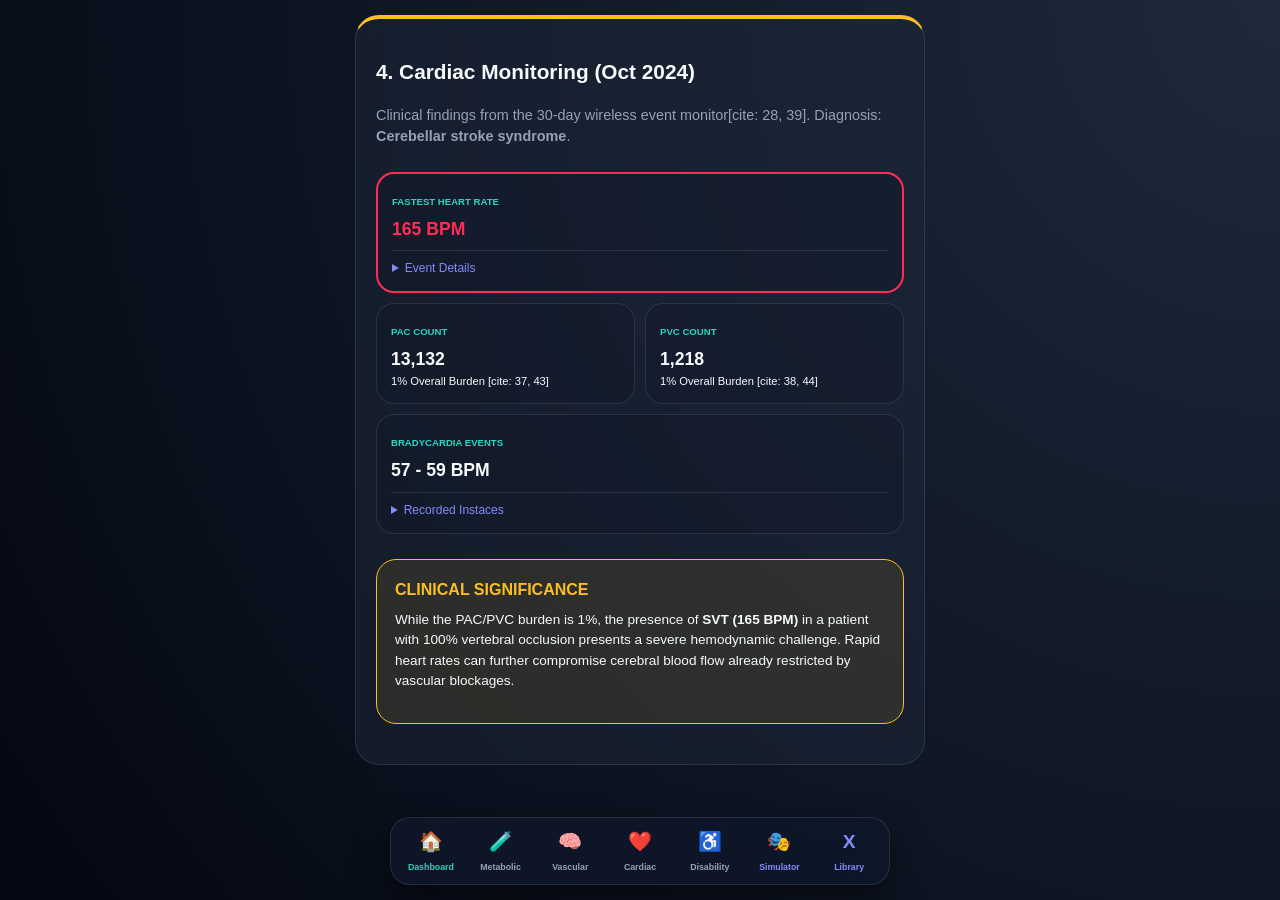
<file: cardiac.html>
<!DOCTYPE html>
<html lang="en">
<head>
    <meta charset="UTF-8">
    <meta name="viewport" content="width=device-width, initial-scale=1.0">
    <title>Cardiac - David Olewski</title>
    <link rel="stylesheet" href="style.css">
</head>
<body>
<nav>
    <a href="index.html" class="nav-btn active"><span>🏠</span>Dashboard</a>
    <a href="diabetes.html" class="nav-btn"><span>🧪</span>Metabolic</a>
    <a href="clinical-data.html" class="nav-btn"><span>🧠</span>Vascular</a>
    <a href="cardiac.html" class="nav-btn"><span>❤️</span>Cardiac</a>
    <a href="disability.html" class="nav-btn"><span>♿</span>Disability</a>
    <a href="simulator.html" class="nav-btn sim-btn"><span>🎭</span>Simulator</a>
    <a href="library.html" class="nav-btn sim-btn"><span>X</span>Library</a>
</nav>

<div class="container">
    <div class="pillar-card" style="border-top: 4px solid var(--elevated)">
        <h2 style="font-size: 1.3rem;">4. Cardiac Monitoring (Oct 2024)</h2>
        <p style="font-size: 0.9rem; color: var(--text-muted);">
            Clinical findings from the 30-day wireless event monitor[cite: 28, 39]. 
            Diagnosis: <b>Cerebellar stroke syndrome</b>.
        </p>

        <div class="data-grid">
            <div class="data-item full-width" style="border: 2px solid var(--critical);">
                <span class="data-label">Fastest Heart Rate</span>
                <span class="data-value" style="color: var(--critical);">165 BPM</span>
                <details class="details-toggle">
                    <summary>Event Details</summary>
                    <div>
                        PSVT (Paroxysmal Supraventricular Tachycardia) occurred on 09/17/2024[cite: 55, 110]. 
                        The run lasted 17 beats at a rate of 165 BPM[cite: 36, 42].
                    </div>
                </details>
            </div>

            <div class="data-item">
                <span class="data-label">PAC Count</span>
                <span class="data-value">13,132</span>
                <p style="font-size: 0.7rem; margin:0;">1% Overall Burden [cite: 37, 43]</p>
            </div>

            <div class="data-item">
                <span class="data-label">PVC Count</span>
                <span class="data-value">1,218</span>
                <p style="font-size: 0.7rem; margin:0;">1% Overall Burden [cite: 38, 44]</p>
            </div>

            <div class="data-item full-width">
                <span class="data-label">Bradycardia Events</span>
                <span class="data-value">57 - 59 BPM</span>
                <details class="details-toggle">
                    <summary>Recorded Instaces</summary>
                    <div>
                        Sinus Bradycardia was recorded multiple times, including after taking medication (59 BPM) 
                        and during sleep/rest (57 BPM)[cite: 49, 55, 140].
                    </div>
                </details>
            </div>
        </div>

        <div class="urgent-banner" style="margin-top: 25px; background: rgba(251, 191, 36, 0.1); border-color: var(--elevated);">
            <h3 style="color: var(--elevated); margin: 0; font-size: 1rem;">CLINICAL SIGNIFICANCE</h3>
            <p style="font-size: 0.85rem; margin-top: 8px;">
                While the PAC/PVC burden is 1%, the presence of <b>SVT (165 BPM)</b> in a patient with 100% vertebral occlusion 
                presents a severe hemodynamic challenge. Rapid heart rates can further compromise 
                cerebral blood flow already restricted by vascular blockages.
            </p>
        </div>
    </div>
</div>
</body>
</html>
</file>
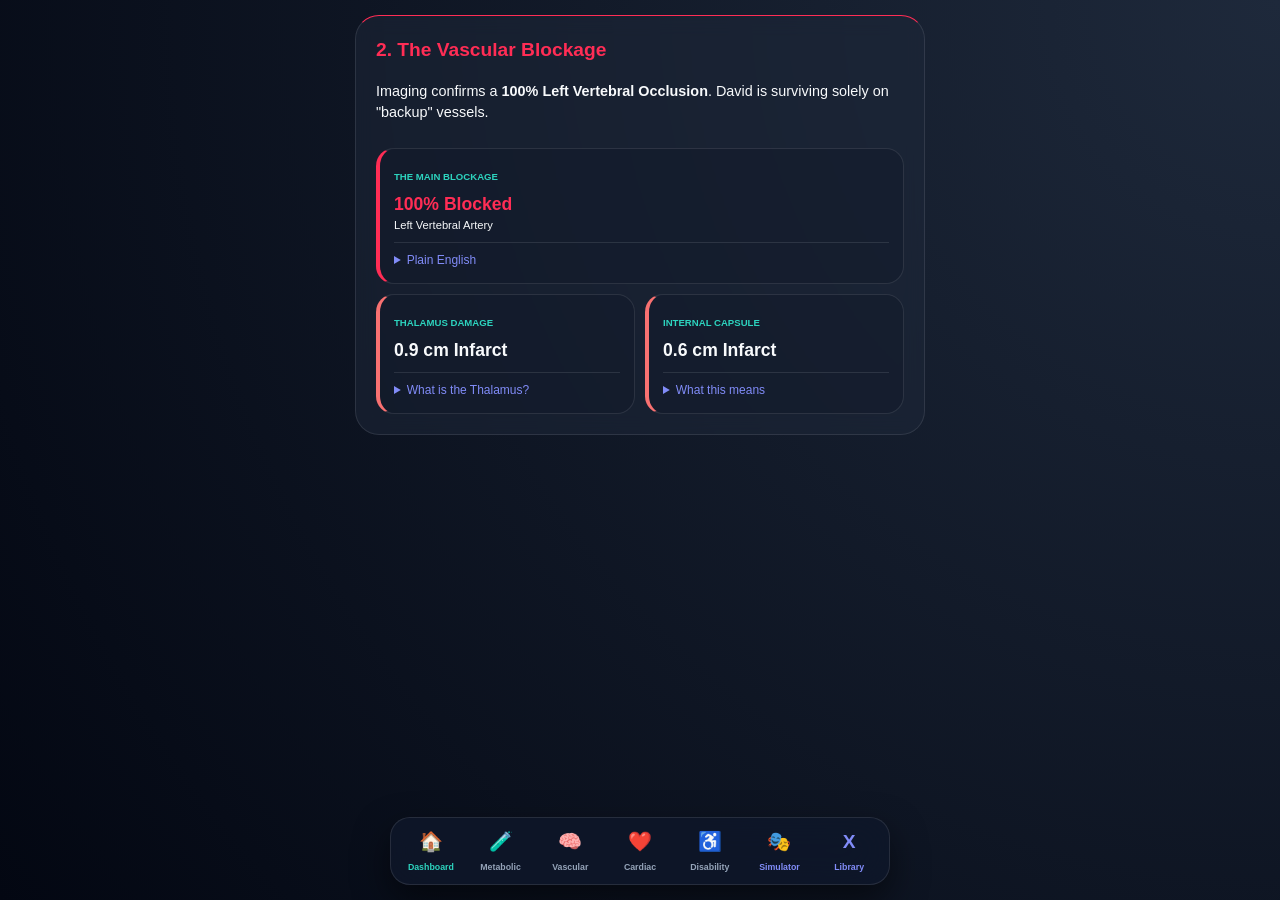
<file: clinical-data.html>
<!DOCTYPE html>
<html lang="en">
<head>
    <meta charset="UTF-8">
    <meta name="viewport" content="width=device-width, initial-scale=1.0, maximum-scale=1.0, user-scalable=no">
    <title>Vascular - David Olewski</title>
    <link rel="stylesheet" href="style.css">
</head>
<body>

<nav>
    <a href="index.html" class="nav-btn active"><span>🏠</span>Dashboard</a>
    <a href="diabetes.html" class="nav-btn"><span>🧪</span>Metabolic</a>
    <a href="clinical-data.html" class="nav-btn"><span>🧠</span>Vascular</a>
    <a href="cardiac.html" class="nav-btn"><span>❤️</span>Cardiac</a>
    <a href="disability.html" class="nav-btn"><span>♿</span>Disability</a>
    <a href="simulator.html" class="nav-btn sim-btn"><span>🎭</span>Simulator</a>
    <a href="library.html" class="nav-btn sim-btn"><span>X</span>Library</a>
</nav>

<div class="container">
    <div class="pillar-card" style="border-top-color: var(--critical)">
        <h2 style="margin-top:0; font-size: 1.2rem; color: var(--critical);">2. The Vascular Blockage</h2>
        <p style="font-size: 0.9rem; margin-bottom: 20px;">
            Imaging confirms a <b>100% Left Vertebral Occlusion</b>. David is surviving solely on "backup" vessels.
        </p>

        <div class="data-grid">
            <div class="data-item full-width" style="border-left: 4px solid var(--critical);">
                <span class="data-label">The Main Blockage</span>
                <span class="data-value" style="color: var(--critical);">100% Blocked</span>
                <p style="font-size: 0.7rem; margin:0;">Left Vertebral Artery</p>
                <details class="details-toggle">
                    <summary>Plain English</summary>
                    <div style="font-size: 0.8rem; margin-top: 5px; color: var(--text-main);">
                        One of the two main arteries that supplies blood to the back of your brain is completely shut. This is the most dangerous type of blockage because it forces your brain to rely on a "backup generator" (the Circle of Willis).
                    </div>
                </details>
            </div>

            <div class="data-item" style="border-left: 4px solid var(--high);">
                <span class="data-label">Thalamus Damage</span>
                <span class="data-value">0.9 cm Infarct</span>
                <p style="font-size: 0.7rem; margin:0;"></p>
                <details class="details-toggle">
                    <summary>What is the Thalamus?</summary>
                    <div style="font-size: 0.8rem; margin-top: 5px; color: var(--text-main);">
                        The Thalamus is like your brain's <b>Main Switchboard</b>. Damage here (the infarct) means sensory and motor signals are getting "dropped" or scrambled, leading to the numbness and coordination issues David is feeling.
                    </div>
                </details>
            </div>

            <div class="data-item" style="border-left: 4px solid var(--high);">
                <span class="data-label">Internal Capsule</span>
                <span class="data-value">0.6 cm Infarct</span>
                <p style="font-size: 0.7rem; margin:0;"></p>
                <details class="details-toggle">
                    <summary>What this means</summary>
                    <div style="font-size: 0.8rem; margin-top: 5px; color: var(--text-main);">
                        This is the <b>Main Highway</b> for messages between your brain and your limbs. Damage here directly affects physical movement and strength, especially on one side of the body.
                    </div>
                </details>
            </div>

            
        </div>

        
    </div>
</div>

</body>
</html>
</file>
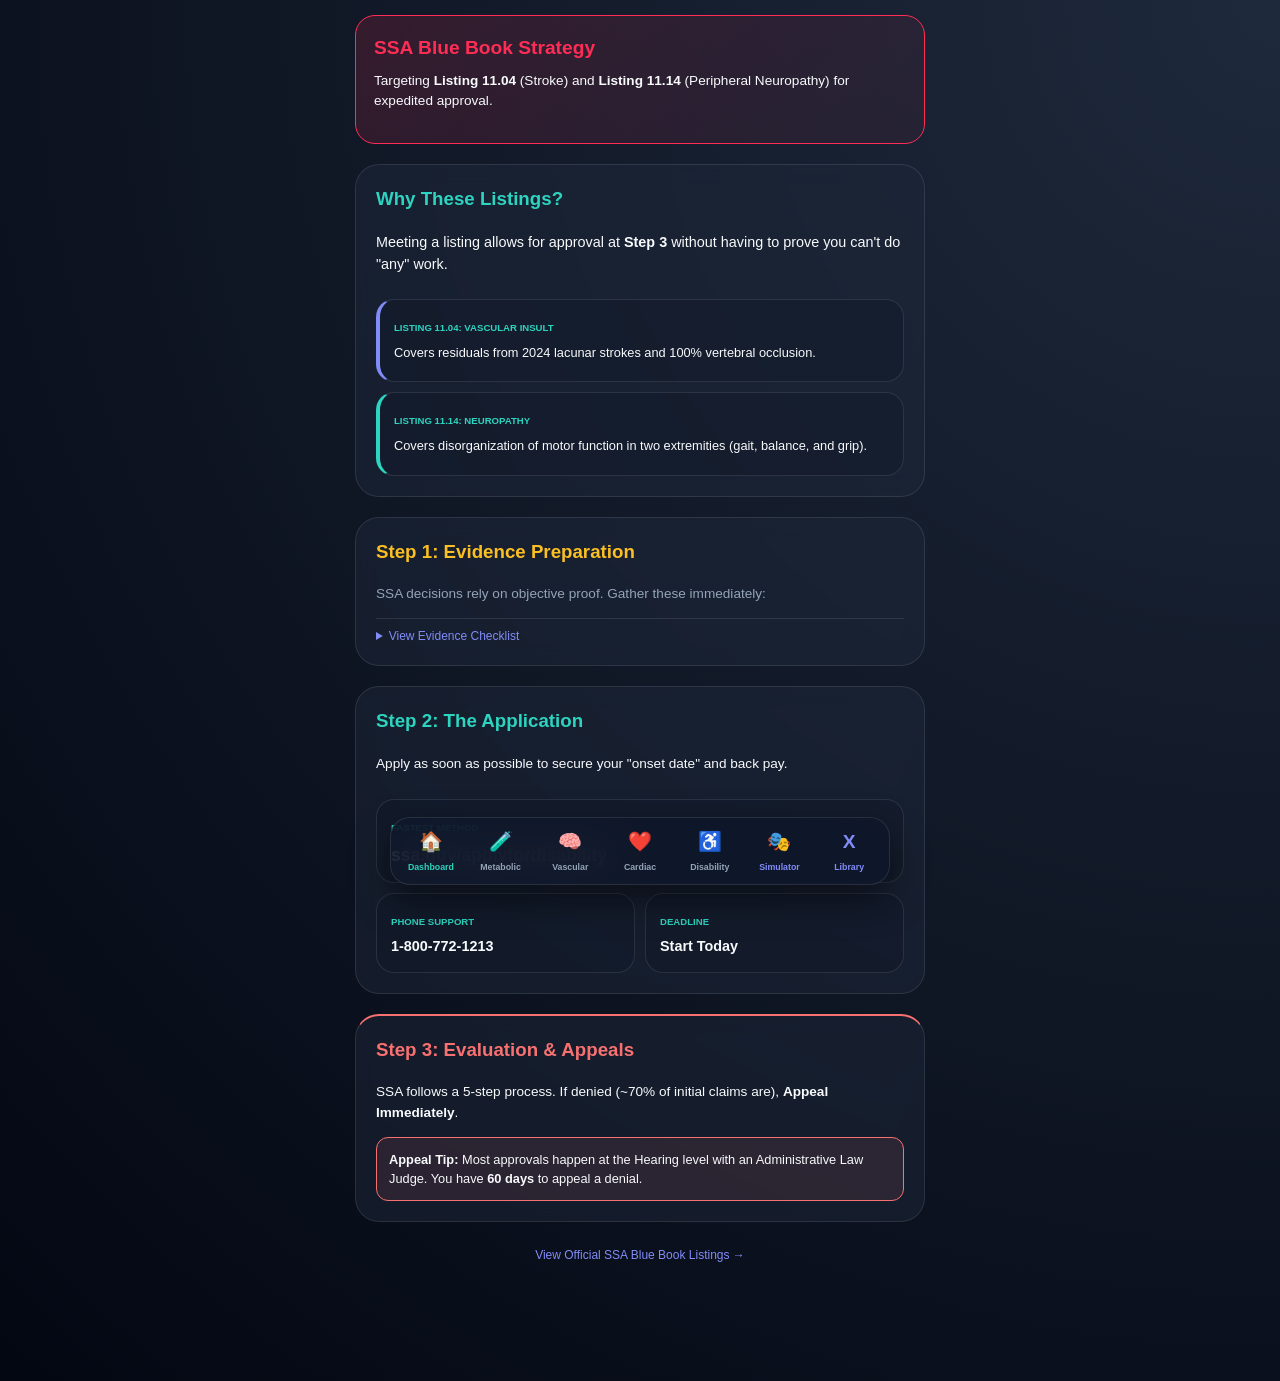
<file: disability.html>
<!DOCTYPE html>
<html lang="en">
<head>
    <meta charset="UTF-8">
    <meta name="viewport" content="width=device-width, initial-scale=1.0, maximum-scale=1.0, user-scalable=no">
    <title>Disability Advocacy - David Olewski</title>
    <link rel="stylesheet" href="style.css">
</head>
<body>

<nav>
    <a href="index.html" class="nav-btn active"><span>🏠</span>Dashboard</a>
    <a href="diabetes.html" class="nav-btn"><span>🧪</span>Metabolic</a>
    <a href="clinical-data.html" class="nav-btn"><span>🧠</span>Vascular</a>
    <a href="cardiac.html" class="nav-btn"><span>❤️</span>Cardiac</a>
    <a href="disability.html" class="nav-btn"><span>♿</span>Disability</a>
    <a href="simulator.html" class="nav-btn sim-btn"><span>🎭</span>Simulator</a>
    <a href="library.html" class="nav-btn sim-btn"><span>X</span>Library</a>
</nav>

<div class="container">
    <div class="urgent-banner">
        <h2 style="margin: 0; font-size: 1.2rem; color: var(--critical);">SSA Blue Book Strategy</h2>
        <p style="font-size: 0.85rem; margin-top: 8px;">
            Targeting <b>Listing 11.04</b> (Stroke) and <b>Listing 11.14</b> (Peripheral Neuropathy) for expedited approval.
        </p>
    </div>

    <div class="pillar-card">
        <h3 style="color: var(--primary); margin-top: 0;">Why These Listings?</h3>
        <p style="font-size: 0.9rem; color: var(--text-main);">
            Meeting a listing allows for approval at <b>Step 3</b> without having to prove you can't do "any" work.
        </p>
        <div class="data-grid" style="grid-template-columns: 1fr; gap: 10px;">
            <div class="data-item" style="border-left: 4px solid var(--accent);">
                <span class="data-label">Listing 11.04: Vascular Insult</span>
                <p style="font-size: 0.8rem; margin: 5px 0;">Covers residuals from 2024 lacunar strokes and 100% vertebral occlusion.</p>
            </div>
            <div class="data-item" style="border-left: 4px solid var(--primary);">
                <span class="data-label">Listing 11.14: Neuropathy</span>
                <p style="font-size: 0.8rem; margin: 5px 0;">Covers disorganization of motor function in two extremities (gait, balance, and grip).</p>
            </div>
        </div>
    </div>

    <div class="pillar-card">
        <h3 style="color: var(--elevated); margin-top: 0;">Step 1: Evidence Preparation</h3>
        <p style="font-size: 0.85rem; color: var(--text-muted);">SSA decisions rely on objective proof. Gather these immediately:</p>
        
        <details class="details-toggle">
            <summary>View Evidence Checklist</summary>
            <div style="font-size: 0.85rem; padding: 10px 0;">
                <ul style="padding-left: 20px;">
                    <li><b>Imaging:</b> CT/MRA showing occluded artery and infarcts.</li>
                    <li><b>Metabolic:</b> Glucose logs (spikes to 211) and BUN:Crea ratios.</li>
                    <li><b>Neurology Notes:</b> Documentation of sensory/motor loss and "extreme limitation" in walking/standing.</li>
                    <li><b>Functional Reports:</b> Letters detailing the 140lb weight loss (cachexia) and falling risks.</li>
                </ul>
            </div>
        </details>
    </div>

    <div class="pillar-card">
        <h3 style="color: var(--primary); margin-top: 0;">Step 2: The Application</h3>
        <p style="font-size: 0.85rem;">Apply as soon as possible to secure your "onset date" and back pay.</p>
        <div class="data-grid">
            <div class="data-item full-width">
                <span class="data-label">Fastest Method</span>
                <span class="data-value">ssa.gov/applyfordisability</span>
            </div>
            <div class="data-item">
                <span class="data-label">Phone Support</span>
                <span class="data-value" style="font-size: 0.9rem;">1-800-772-1213</span>
            </div>
            <div class="data-item">
                <span class="data-label">Deadline</span>
                <span class="data-value" style="font-size: 0.9rem;">Start Today</span>
            </div>
        </div>
    </div>

    <div class="pillar-card" style="border-top: 2px solid var(--high);">
        <h3 style="color: var(--high); margin-top: 0;">Step 3: Evaluation & Appeals</h3>
        <p style="font-size: 0.85rem;">SSA follows a 5-step process. If denied (~70% of initial claims are), <b>Appeal Immediately</b>.</p>
        
        <div style="background: rgba(248, 113, 113, 0.1); padding: 12px; border-radius: 12px; margin-top: 10px; border: 1px solid var(--high);">
            <p style="font-size: 0.8rem; margin: 0;">
                <b>Appeal Tip:</b> Most approvals happen at the Hearing level with an Administrative Law Judge. You have <b>60 days</b> to appeal a denial.
            </p>
        </div>
    </div>

    <div style="text-align: center; margin-top: 20px;">
        <a href="https://www.ssa.gov/disability/professionals/bluebook/11.00-Neurological-Adult.htm" target="_blank" style="color: var(--accent); font-size: 0.75rem; text-decoration: none;">View Official SSA Blue Book Listings →</a>
    </div>
</div>

</body>
</html>
</file>
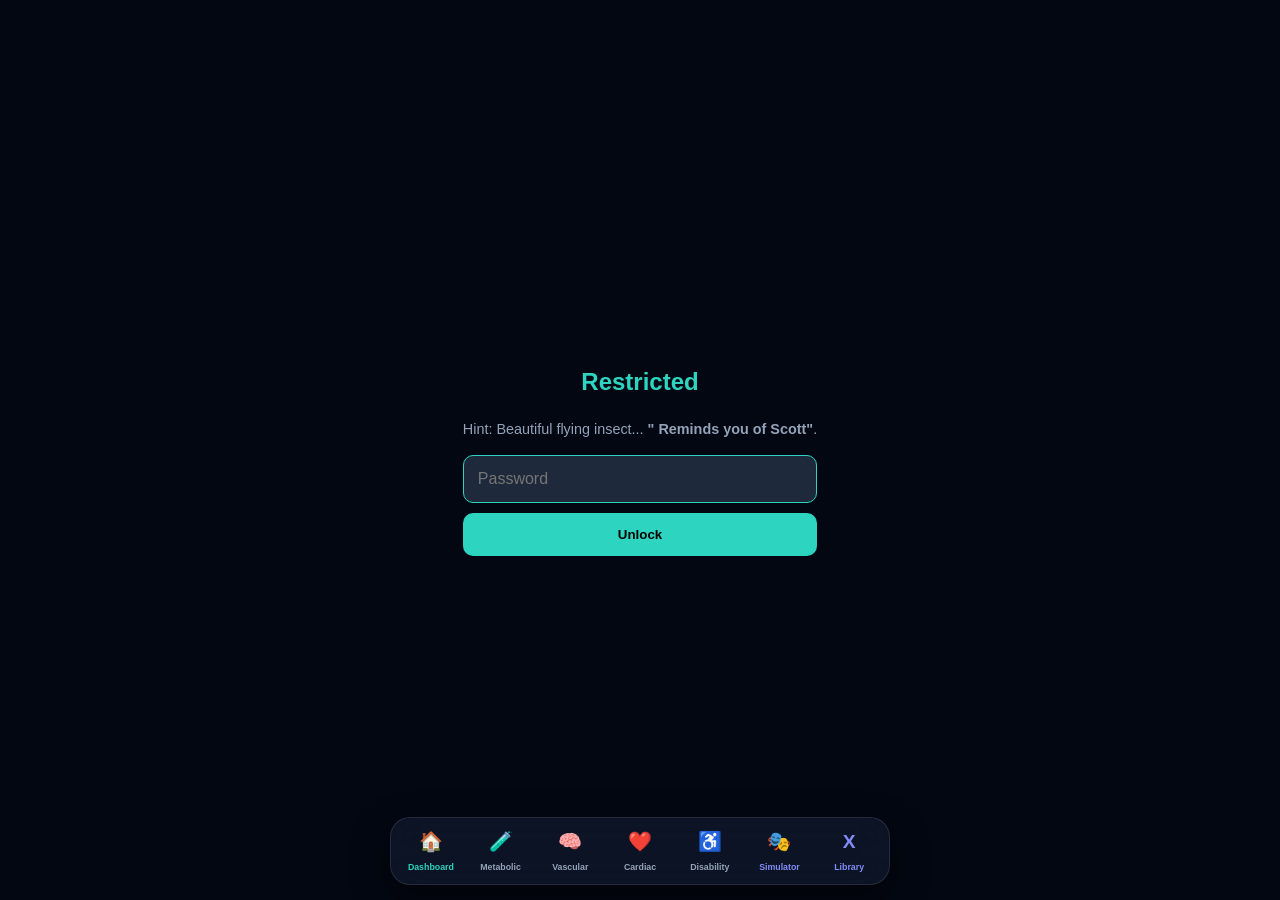
<file: library.html>
<!DOCTYPE html>
<html lang="en">
<head>
    <meta charset="UTF-8">
    <meta name="viewport" content="width=device-width, initial-scale=1.0">
    <title>Evidence Library</title>
    <link rel="stylesheet" href="style.css">
</head>
<body>
<nav>
    <a href="index.html" class="nav-btn active"><span>🏠</span>Dashboard</a>
    <a href="diabetes.html" class="nav-btn"><span>🧪</span>Metabolic</a>
    <a href="clinical-data.html" class="nav-btn"><span>🧠</span>Vascular</a>
    <a href="cardiac.html" class="nav-btn"><span>❤️</span>Cardiac</a>
    <a href="disability.html" class="nav-btn"><span>♿</span>Disability</a>
    <a href="simulator.html" class="nav-btn sim-btn"><span>🎭</span>Simulator</a>
    <a href="library.html" class="nav-btn sim-btn"><span>X</span>Library</a>
</nav>
<div id="gate" class="lock-overlay">
    <div class="lock-box">
        <h2 style="color: var(--primary);">Restricted</h2>
        <p style="font-size: 0.9rem; color: var(--text-muted);">Hint: Beautiful flying insect... <strong>" Reminds you of Scott"</strong>.</p>
        <input type="password" id="pass" placeholder="Password">
        <button onclick="unlock()" class="unlock-btn">Unlock</button>
        <p id="error-msg" style="color: var(--high); display: none; margin-top: 10px;">Incorrect.</p>
    </div>
    <nav>
    <a href="index.html" class="nav-btn active"><span>🏠</span>Dashboard</a>
    <a href="diabetes.html" class="nav-btn"><span>🧪</span>Metabolic</a>
    <a href="clinical-data.html" class="nav-btn"><span>🧠</span>Vascular</a>
    <a href="cardiac.html" class="nav-btn"><span>❤️</span>Cardiac</a>
    <a href="disability.html" class="nav-btn"><span>♿</span>Disability</a>
    <a href="simulator.html" class="nav-btn sim-btn"><span>🎭</span>Simulator</a>
    <a href="library.html" class="nav-btn sim-btn"><span>X</span>Library</a>
</nav>
</div>
<div class="container">
    <h2 style="color: var(--primary); font-size: 1.4rem;">Clinical Evidence</h2>
    <div class="file-grid">
        <a href="Docs/A1C Trend.pdf" class="file-card"><span class="file-icon">📄</span><div><strong>A1C Trend.pdf</strong><br><small>Endocrine</small></div></a>
        <a href="Docs/COMPREHENSIVE METABOLIC PANEL.pdf" class="file-card"><span class="file-icon">📄</span><div><strong>Comprehensive Metabolic Panel.pdf</strong><br><small>Metabolic</small></div></a>
        <a href="Docs/CT Angio Head.pdf" class="file-card"><span class="file-icon">📄</span><div><strong>CT Angio Head.pdf</strong><br><small>Cerebral</small></div></a>
        <a href="Docs/MR ANGIOGRAM HEAD WO IV CONTRAST.pdf" class="file-card"><span class="file-icon">📄</span><div><strong>MRI Brain Report.pdf</strong><br><small>Infarct</small></div></a>
    </div>
</div>
<script>
    function unlock() {
        if (document.getElementById('pass').value.toLowerCase() === 'butterfly') {
            document.getElementById('gate').style.display = 'none';
        } else {
            document.getElementById('error-msg').style.display = 'block';
        }
    }
</script>
</body>
</html>
</file>
<file: style.css>
:root {
    /* 2026 Medical Advocacy Palette */
    --bg: #030712; 
    --card-bg: rgba(30, 41, 59, 0.5); 
    --primary: #2dd4bf;
    --elevated: #fbbf24; 
    --high: #f87171; 
    --critical: #ff2d55;
    --accent: #818cf8; 
    --text-main: #f8fafc; 
    --text-muted: #94a3b8;
    --warning: #f43f5e; 
    --dr-bg: #334155; 
    --devin-bg: #0d9488;
    --glass: rgba(15, 23, 42, 0.85);
    --border: rgba(255, 255, 255, 0.1);
}

* { box-sizing: border-box; -webkit-tap-highlight-color: transparent; }
html { scroll-behavior: smooth; font-size: 16px; }

body { 
    font-family: 'Inter', -apple-system, BlinkMacSystemFont, "Segoe UI", Roboto, sans-serif; 
    background: radial-gradient(circle at top right, #1e293b, #030712);
    color: var(--text-main); 
    line-height: 1.5; 
    margin: 0; 
    padding-bottom: 100px; /* Space for the bottom navigation */
    min-height: 100vh;
}

/* Futuristic Bottom Navigation optimized for 5 items */
nav { 
    background: var(--glass); 
    backdrop-filter: blur(20px);
    -webkit-backdrop-filter: blur(20px);
    padding: 10px 5px; 
    position: fixed; 
    bottom: 15px; 
    left: 50%;
    transform: translateX(-50%);
    z-index: 1000; 
    border: 1px solid var(--border); 
    display: flex; 
    justify-content: space-around; 
    width: 95%;
    max-width: 500px;
    border-radius: 20px;
    box-shadow: 0 15px 35px rgba(0,0,0,0.5);
}

.nav-btn { 
    color: var(--text-muted); 
    text-decoration: none; 
    font-weight: 600; 
    font-size: 0.55rem; /* Smaller text to fit all 5 icons comfortably */
    display: flex;
    flex-direction: column;
    align-items: center;
    gap: 4px;
    transition: all 0.2s ease;
    flex: 1;
    text-align: center;
}

.nav-btn span { font-size: 1.2rem; } /* Icon size */
.nav-btn.active { color: var(--primary); }
.nav-btn.sim-btn { color: var(--accent); }

/* Containers & Bento Layout */
.container { padding: 15px; max-width: 600px; margin: 0 auto; }

.urgent-banner { 
    background: linear-gradient(135deg, rgba(255, 45, 85, 0.15) 0%, rgba(255, 45, 85, 0.05) 100%);
    border: 1px solid var(--critical);
    padding: 18px; 
    border-radius: 20px; 
    margin-bottom: 20px;
}

.pillar-card { 
    background: var(--card-bg); 
    backdrop-filter: blur(10px);
    border-radius: 24px; 
    margin-bottom: 20px; 
    border: 1px solid var(--border);
    padding: 20px; 
}

/* Bento Grid System */
.data-grid { 
    display: grid; 
    grid-template-columns: 1fr 1fr; 
    gap: 10px; 
    margin-top: 1.5rem; 
}

.data-item { 
    background: rgba(15, 23, 42, 0.4); 
    padding: 14px; 
    border-radius: 18px; 
    border: 1px solid var(--border); 
}

.data-item.full-width { grid-column: span 2; }
.data-label { color: var(--primary); font-weight: 700; font-size: 0.6rem; text-transform: uppercase; }
.data-value { font-weight: 800; font-size: 1.1rem; display: block; margin-top: 4px; }

/* Interactive Elements */
.details-toggle { 
    cursor: pointer; 
    color: var(--accent); 
    font-size: 0.75rem; 
    margin-top: 8px; 
    padding-top: 8px;
    border-top: 1px solid var(--border);
}

.chart-wrapper { height: 250px; margin: 1.5rem 0; background: rgba(0,0,0,0.2); border-radius: 20px; padding: 10px; }

/* Chat Simulator Mobile Styles */
.chat-window { display: flex; flex-direction: column; gap: 10px; margin-bottom: 15px; }
.msg { max-width: 85%; padding: 12px 16px; border-radius: 18px; font-size: 0.9rem; }
.dr-msg { background: var(--dr-bg); border-bottom-left-radius: 4px; }
.devin-msg { background: var(--devin-bg); align-self: flex-end; border-bottom-right-radius: 4px; }
.reality-check { background: rgba(248, 113, 113, 0.1); border-left: 3px solid var(--high); padding: 8px; margin-top: 8px; font-size: 0.8rem; color: #ffcccc; }

.reveal-btn {
    width: 100%;
    background: var(--accent);
    color: white;
    border: none;
    padding: 16px;
    border-radius: 14px;
    font-weight: 800;
}

/* File Library Mobile Grid */
.file-grid { display: grid; grid-template-columns: 1fr; gap: 10px; }
.file-card { 
    background: var(--card-bg); 
    border: 1px solid var(--border); 
    border-radius: 14px; 
    padding: 12px; 
    display: flex; 
    align-items: center; 
    gap: 12px; 
    text-decoration: none; 
    color: white; 
}

/* Password Gate Mobile */
.lock-overlay { position: fixed; inset: 0; background: var(--bg); z-index: 5000; padding: 20px; display: flex; align-items: center; justify-content: center; text-align: center; }
#pass { width: 100%; padding: 14px; border-radius: 10px; background: #1e293b; border: 1px solid var(--primary); color: white; margin-bottom: 10px; font-size: 1rem; }
.unlock-btn { width: 100%; padding: 14px; border-radius: 10px; background: var(--primary); border: none; font-weight: 900; }
</file>
